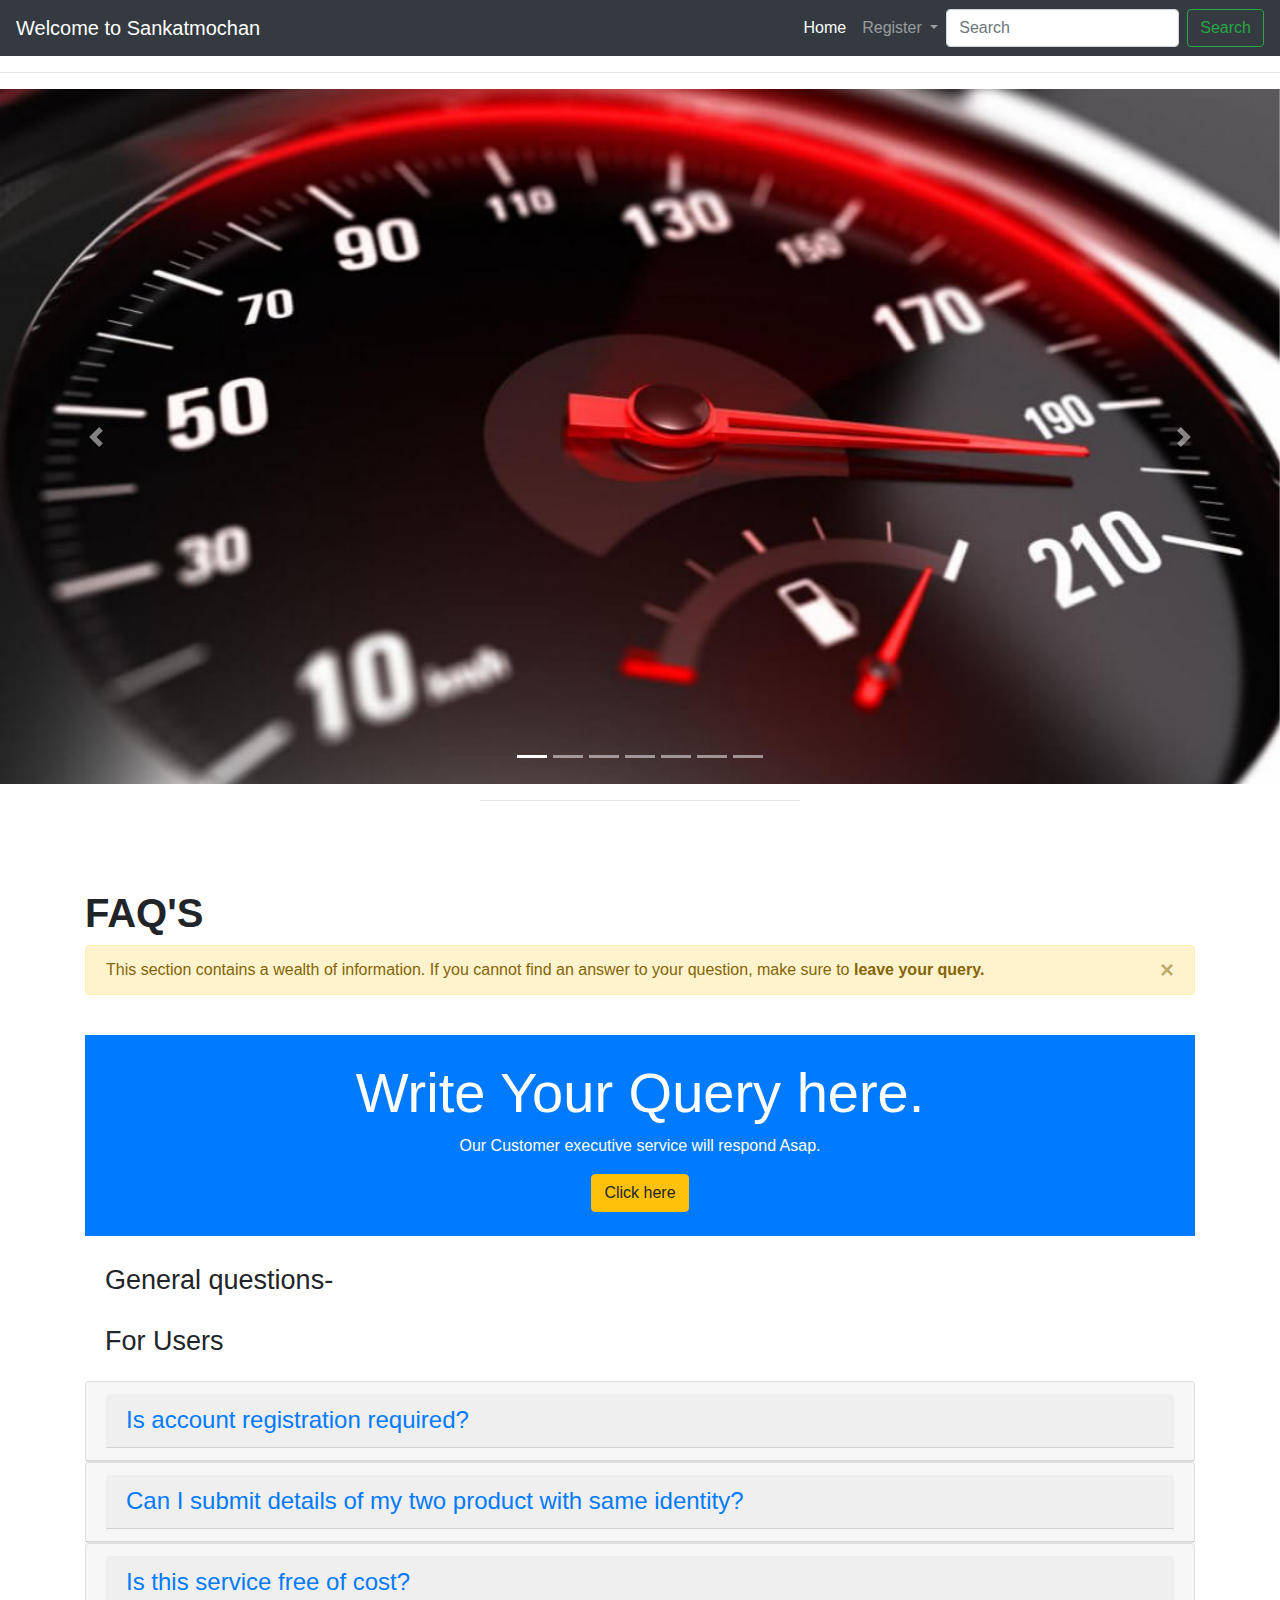
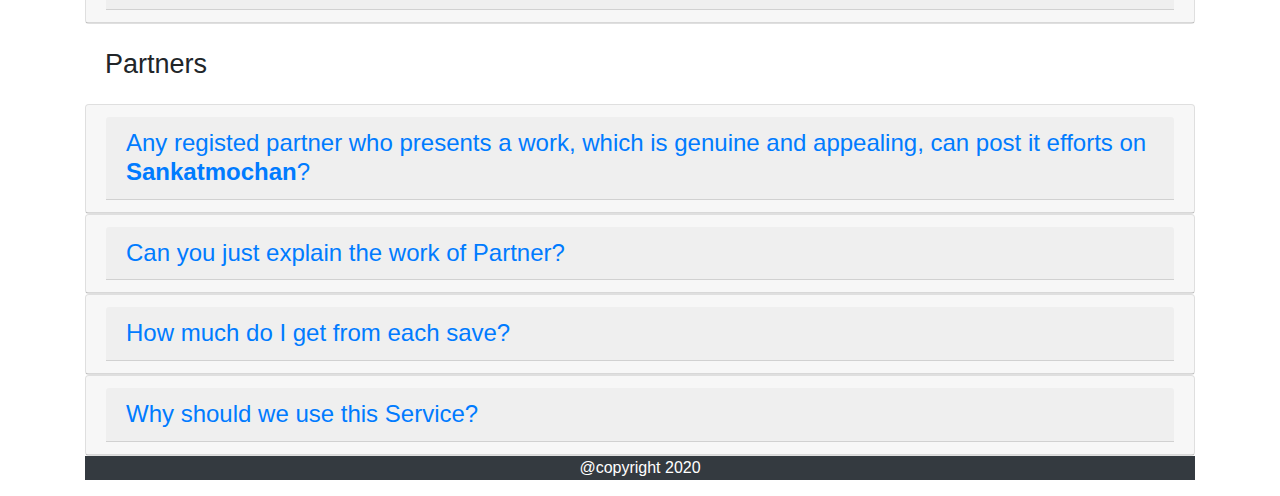
<file: index.html>
<!DOCTYPE html>
<html>
<head>
    <meta charset='utf-8'>
    <meta http-equiv='X-UA-Compatible' content='IE=edge'>
    <title>Sankatmochan</title>
    <meta name='viewport' content='width=device-width, initial-scale=1'>
    <link rel='stylesheet' type='text/css' media='screen' href='css/bootstrap.min.css'>
    <script src='js/jquerycdn.js'></script>
    <script src='js/jquery.min.js'></script>
    <script src='js/popper.min.js'></script>
    <script src='js/bootstrap.min.js'></script>
    <style>
    .carousel-inner img{
      width:1000px;
      height:695px;
      width:100%;
    }
   


    </style>
    
</head>
<body class="bg-ready">
  <header>
    <nav class="navbar navbar-expand-lg bg-dark navbar-dark ">
        <a class="navbar-brand" href="main.html">Welcome to Sankatmochan</a>
        <button class="navbar-toggler" type="button" data-toggle="collapse" data-target="#navbarSupportedContent" aria-controls="navbarSupportedContent" aria-expanded="false" aria-label="Toggle navigation">
          <span class="navbar-toggler-icon"></span>
        </button>
      
        <div class="collapse navbar-collapse" id="navbarSupportedContent">
          <ul class="navbar-nav ml-auto">
            <li class="nav-item active">
              <a class="nav-link" href="index.html">Home <span class="sr-only">(current)</span></a>
            </li>
           
            </li>
            <li class="nav-item dropdown">
              <a class="nav-link dropdown-toggle" href="#" id="navbarDropdown" role="button" data-toggle="dropdown" aria-haspopup="true" aria-expanded="false">
                Register
              </a>
              <div class="dropdown-menu" aria-labelledby="navbarDropdown">
                <a class="dropdown-item" href="partner.html">Partner Register</a>
                <a class="dropdown-item" href="user.html">User Register</a>
                <div class="dropdown-divider"></div>
              </div>
            </li>
        
          </ul>
          <form class="form-inline my-2 my-lg-0">
            <input class="form-control mr-sm-2" type="search" placeholder="Search" aria-label="Search">
            <button class="btn btn-outline-success my-2 my-sm-0" type="submit">Search</button>
          </form>
        
        </div>
      </nav>
      <hr class="w-100">
      <div id="demo" class="carousel slide" data-ride="carousel">
        <ul class="carousel-indicators">
          <li data-target="#demo" data-slide-to="0" class="active"></li>
          <li data-target="#demo" data-slide-to="1"></li>
          <li data-target="#demo" data-slide-to="2"></li>
          <li data-target="#demo" data-slide-to="3"></li>
          <li data-target="#demo" data-slide-to="4"></li>
          <li data-target="#demo" data-slide-to="5"></li>
          <li data-target="#demo" data-slide-to="6"></li>
        </ul>
        <div class="carousel-inner">
         
          <div class="carousel-item active">
            <img src="images/images4.jpg"  height="100px" class="img-fluid">
             
          </div>
          <div class="carousel-item">
            <img src="images/images5.jpg"  height="100px" class="img-fluid">
              
          </div>
          <div class="carousel-item">
            <img src="images/images6.jpg" height="100px" class="img-fluid">
            
          </div>
          <div class="carousel-item">
            <img src="images/images7.jpg"  height="100px" class="img-fluid">
              
          </div>
          <div class="carousel-item">
            <img src="images/images8.jpg"  height="100px" class="img-fluid">
           
          </div>
      
        </div>
        <a class="carousel-control-prev" href="#demo" data-slide="prev">
          <span class="carousel-control-prev-icon"></span>
        </a>
        <a class="carousel-control-next" href="#demo" data-slide="next">
          <span class="carousel-control-next-icon"></span>
        </a>
      </div>
  </header>
  <hr class="w-25">

  <div class="container">
    <br />
    <br />
    <br />
        <h1><strong>FAQ'S</strong></h1>
    <div class="alert alert-warning alert-dismissible" role="alert">
        <button type="button" class="close" data-dismiss="alert"><span aria-hidden="true">&times;</span><span class="sr-only">Close</span></button>
        This section contains a wealth of information. If you cannot find an answer to your question, 
        make sure to <strong>leave your query.</strong>  
    </div>

    <br />
    
<section class="bg-primary mb-4 ">
    <article class="py-4 ">
      <div class="text-white text-center">
        <h3 class="display-4 ">Write Your Query here.</h3>
          <p>Our Customer executive service will respond Asap.</p>
        <button class="btn btn-warning" data-toggle="modal" data-target="#myModal">Click here</button>
      </div>
      <div class="modal fade" id="myModal">
        <div class="modal-dialog modal-dialog-centered">
          <div class="modal-content">
          
            <!-- Modal Header -->
            <div class="modal-header">
              <h4 class="modal-title bg-alert">Query Section</h4>
              <button type="button" class="close" data-dismiss="modal">&times;</button>
            </div>
            
            <!-- Modal body -->
            <div class="modal-body">
                <div class="form-group">
                    <label for="text">Name</label>
                    <input type="text" class="form-control"placeholder="Enter Name">
                    </div>
             <div class="form-group">
             <label for="email">Email address</label>
             <input type="email" class="form-control"placeholder="Enter email">
             </div>
            
              <div class="form-group">
                <label for="comment">Your Query</label>
                <textarea class="form-control" rows="5" id="comment"placeholder="Type your query here.."></textarea>
              </div>
               
                  <div class="form-group ">
                    <button class=" btn btn-warning">Post</button>
                     </div>
            </div>
            
            <!-- Modal footer -->
            <div class="modal-footer">
              <button type="button" class="btn btn-primary" data-dismiss="modal">Exit</button>
            </div>
            
          </div>
        </div>
      </div>
    
    </article>
  </section>   


    <div class="" id="accordion">
        <div class="faqHeader">General questions- </div>
        <div class="faqHeader">For Users</div>
        <div class="card ">
            <div class="card-header">
                <h4 class="card-header">
                    <a class="accordion-toggle" data-toggle="collapse" data-parent="#accordion" href="#collapseOne">Is account registration required?</a>
                </h4>
            </div>
            <div id="collapseOne" class="panel-collapse collapse in">
                <div class="card-block">
                    Account registration at <strong>Sankatmochan</strong> is required if you want youself be safe. 
                    This ensures a valid communication channel for all Users involved in an accident. 
                </div>
            </div>
        </div>
        <div class="card ">
            <div class="card-header">
                <h4 class="card-header">
                  <a class="accordion-toggle collapsed" data-toggle="collapse" data-parent="#accordion" href="#collapseTen">Can I submit details of my two product with same identity?</a>
                </h4>
            </div>
            <div id="collapseTen" class="panel-collapse collapse">
                <div class="card-block">
                   Answer here..........
                </div>
            </div>
        </div>
        <div class="card ">
            <div class="card-header">
                <h4 class="card-header">
                    <a class="accordion-toggle collapsed" data-toggle="collapse" data-parent="#accordion" href="#collapseEleven">Is this service  free of cost?</a>
                </h4>
            </div>
            <div id="collapseEleven" class="panel-collapse collapse">
                <div class="card-block">
                   //answer here.........
                </div>
            </div>
        </div>

        <div class="faqHeader">Partners</div>
        <div class="card ">
            <div class="card-header">
                <h4 class="card-header">
                    <a class="accordion-toggle collapsed" data-toggle="collapse" data-parent="#accordion" href="#collapseTwo">  Any registed partner who presents a work, which is genuine and appealing, can post it efforts on <strong>Sankatmochan</strong>?</a>
                </h4>
            </div>
            <div id="collapseTwo" class="panel-collapse collapse">
                <div class="card-block">
                  //answer here.........
                </div>
            </div>
        </div>
        <div class="card ">
            <div class="card-header">
                <h4 class="card-header">
                    <a class="accordion-toggle collapsed" data-toggle="collapse" data-parent="#accordion" href="#collapseThree">Can you just explain the work of Partner?</a>
                </h4>
            </div>
            <div id="collapseThree" class="panel-collapse collapse">
                <div class="card-block">
                   //answer here..........
                </div>
            </div>
        </div>
        <div class="card ">
            <div class="card-header">
                <h4 class="card-header">
                    <a class="accordion-toggle collapsed" data-toggle="collapse" data-parent="#accordion" href="#collapseFive">How much do I get from each save?</a>
                </h4>
            </div>
            <div id="collapseFive" class="panel-collapse collapse">
                <div class="card-block">
                    Here, at <strong>Sankatmochan</strong>
                    <br />
                </div>
            </div>
        </div>
        <div class="card ">
            <div class="card-header">
                <h4 class="card-header">
                    <a class="accordion-toggle collapsed" data-toggle="collapse" data-parent="#accordion" href="#collapseSix">Why should we use this Service?</a>
                </h4>
            </div>
            <div id="collapseSix" class="panel-collapse collapse">
                <div class="card-block">
                    There are a number of reasons why you should join us:
                    
                </div>
            </div>
        </div>
        

<style>
    .faqHeader {
        font-size: 27px;
        margin: 20px;
    }

    .panel-heading [data-toggle="collapse"]:after {
        font-family: 'Glyphicons Halflings';
        content: "e072"; 
        float: right;
        color: #F58723;
        font-size: 18px;
        line-height: 22px;
       
        -webkit-transform: rotate(-90deg);
        -moz-transform: rotate(-90deg);
        -ms-transform: rotate(-90deg);
        -o-transform: rotate(-90deg);
        transform: rotate(-90deg);
    }

    .panel-heading [data-toggle="collapse"].collapsed:after {
       
        -webkit-transform: rotate(90deg);
        -moz-transform: rotate(90deg);
        -ms-transform: rotate(90deg);
        -o-transform: rotate(90deg);
        transform: rotate(90deg);
        color:burlywood;
    }
</style>

  <section>
    <footer class="bg-dark text-white text-center">
     <p>@copyright  2020</p>
    </footer>
  </section>
  <script src="js/client.js"></script>
 
 
 
</body>
</file>
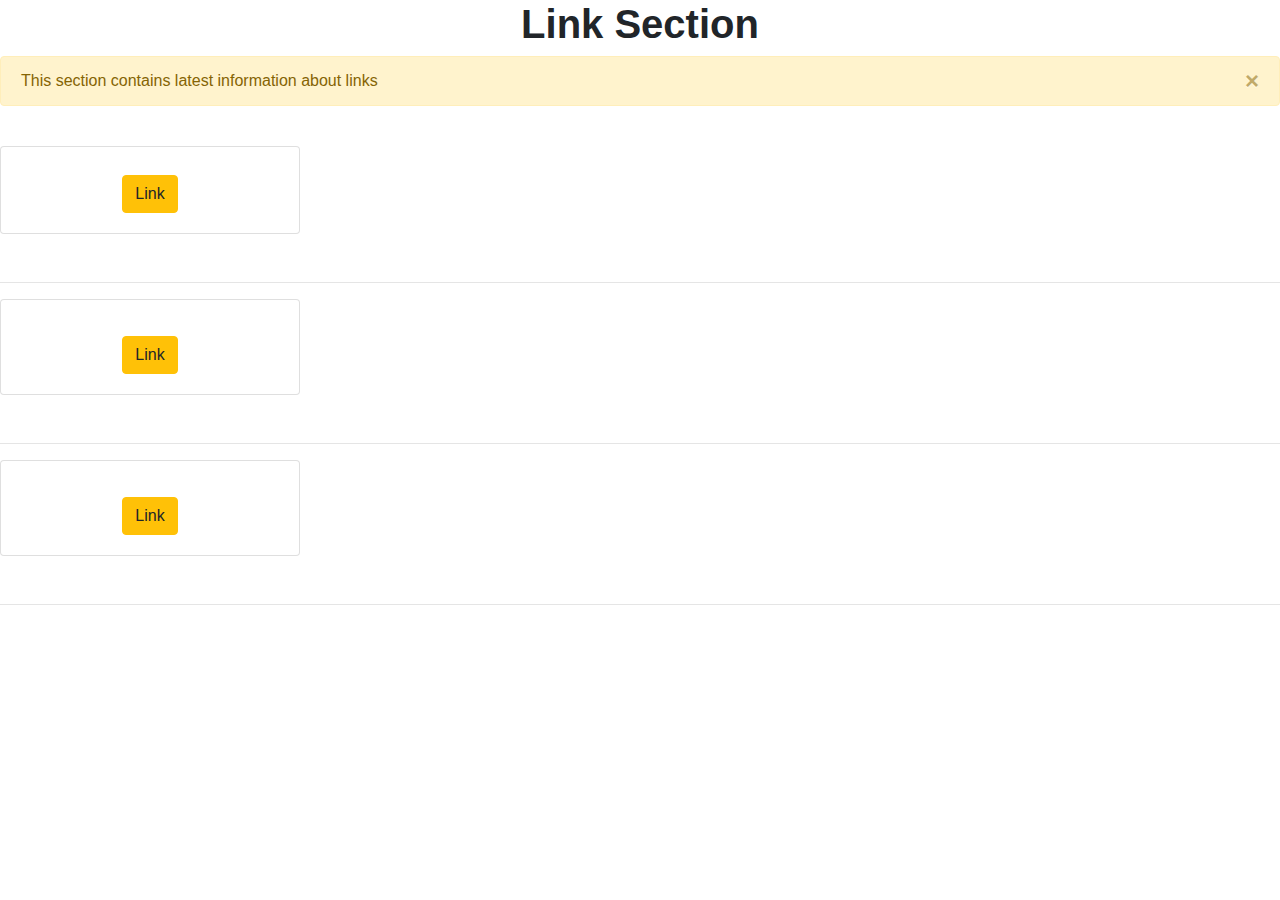
<file: modalbox.html>
<!DOCTYPE html>
<html>
    <head>
        <title>modal</title>
        <link rel="stylesheet" href="css/bootstrap.min.css">
        <script src='js/jquerycdn.js'></script>
    <script src='js/jquery.min.js'></script>
    <script src='js/popper.min.js'></script>
    <script src='js/bootstrap.min.js'></script>
    </head>
    <body>
     
       
       <div>
            <h1 style="text-align: center;"><strong>
              Link Section</strong></h1>
        <div class="alert alert-warning alert-dismissible" role="alert">
            <button type="button" class="close" data-dismiss="alert"><span aria-hidden="true">&times;</span><span class="sr-only">Close</span></button>
            This section contains latest information about links
           
        </div>
      </div>
       
    
        <br />
        
        <div class=" row text-center mb-5">
          <div class="col-lg-4 col-md-4 col-12">
          <div class="card" style="width: 300px;">
            <div class="card-body">
          <div class="text-white text-center">
            <h3 class="display-4 "></h3>
             
            <button class="btn btn-warning" data-toggle="modal" data-target="#myModal">Link</button>
         
          <div class="modal fade" id="myModal">
            <div class="modal-dialog modal-dialog-centered">
              <div class="modal-content">
              
                <!-- Modal Header -->
                <div class="modal-header">
                  <h4 class="modal-title bg-alert">info Section</h4>
                  <button type="button" class="close" data-dismiss="modal">&times;</button>
                </div>
                
                <!-- Modal body -->
                <div class="modal-body">
                    
                 <a href="yxz">audio link</a><br>
                 <a href="cdc">video link</a><br>
                 <a href="sdh">Location</a><br>
                
                 
                </div>
                
                <!-- Modal footer -->
                <div class="modal-footer">
                  <button type="button" class="btn btn-primary" data-dismiss="modal">Exit</button>
                </div>
                
              </div>
            </div>
          </div>
        </div>
      </div>
    </div>
  </div>
        </div>
        
       <hr class="w-100">
       <div class=" row text-center mb-5">   
        <div class="col-lg-4 col-md-4 col-12">
        <div class="card" style="width: 300px;">
          <div class="card-body">
        <div class="text-white text-center">
          <h3 class="display-4 "></h3>
            <p></p>
          <button class="btn btn-warning" data-toggle="modal" data-target="#myModal">Link</button>
      
        <div class="modal fade" id="myModal">
          <div class="modal-dialog modal-dialog-centered">
            <div class="modal-content">
            
              <!-- Modal Header -->
              <div class="modal-header">
                <h4 class="modal-title bg-alert">info Section</h4>
                <button type="button" class="close" data-dismiss="modal">&times;</button>
              </div>
              
              <!-- Modal body -->
              <div class="modal-body">
                  
               <a href="yxz">audio link</a><br>
               <a href="cdc">video link</a><br>
               <a href="sdh">Location</a><br>
              
               
              </div>
              
              <!-- Modal footer -->
              <div class="modal-footer">
                <button type="button" class="btn btn-primary" data-dismiss="modal">Exit</button>
              </div>
              
            </div>
          </div>
        </div>
        </div>
      </div>
    </div>
  </div>
       </div>
    
<hr class="w-100">
<div class=" row text-center mb-5">
        <div class="col-lg-4 col-md-4 col-12">
      <div class="card" style="width: 300px;">
        <div class="card-body">
      <div class="text-white text-center">
        <h3 class="display-4 "></h3>
          <p></p>
        <button class="btn btn-warning" data-toggle="modal" data-target="#myModal">Link</button>
      </div>
        </div>
      </div>
      <div class="modal fade" id="myModal">
        <div class="modal-dialog modal-dialog-centered">
          <div class="modal-content">
          
            <!-- Modal Header -->
            <div class="modal-header">
              <h4 class="modal-title bg-alert">info Section</h4>
              <button type="button" class="close" data-dismiss="modal">&times;</button>
            </div>
            
            <!-- Modal body -->
            <div class="modal-body">
                
             <a href="yxz">audio link</a><br>
             <a href="cdc">video link</a><br>
             <a href="sdh">Location</a><br>
            
             
            </div>
            
            <!-- Modal footer -->
            <div class="modal-footer">
              <button type="button" class="btn btn-primary" data-dismiss="modal">Exit</button>
            </div>
            
          </div>
        </div>
      </div>
    </div>
  </div>
</div>

        </div>
      </div>
   <hr class="w-100">
</body>

</html>
</file>
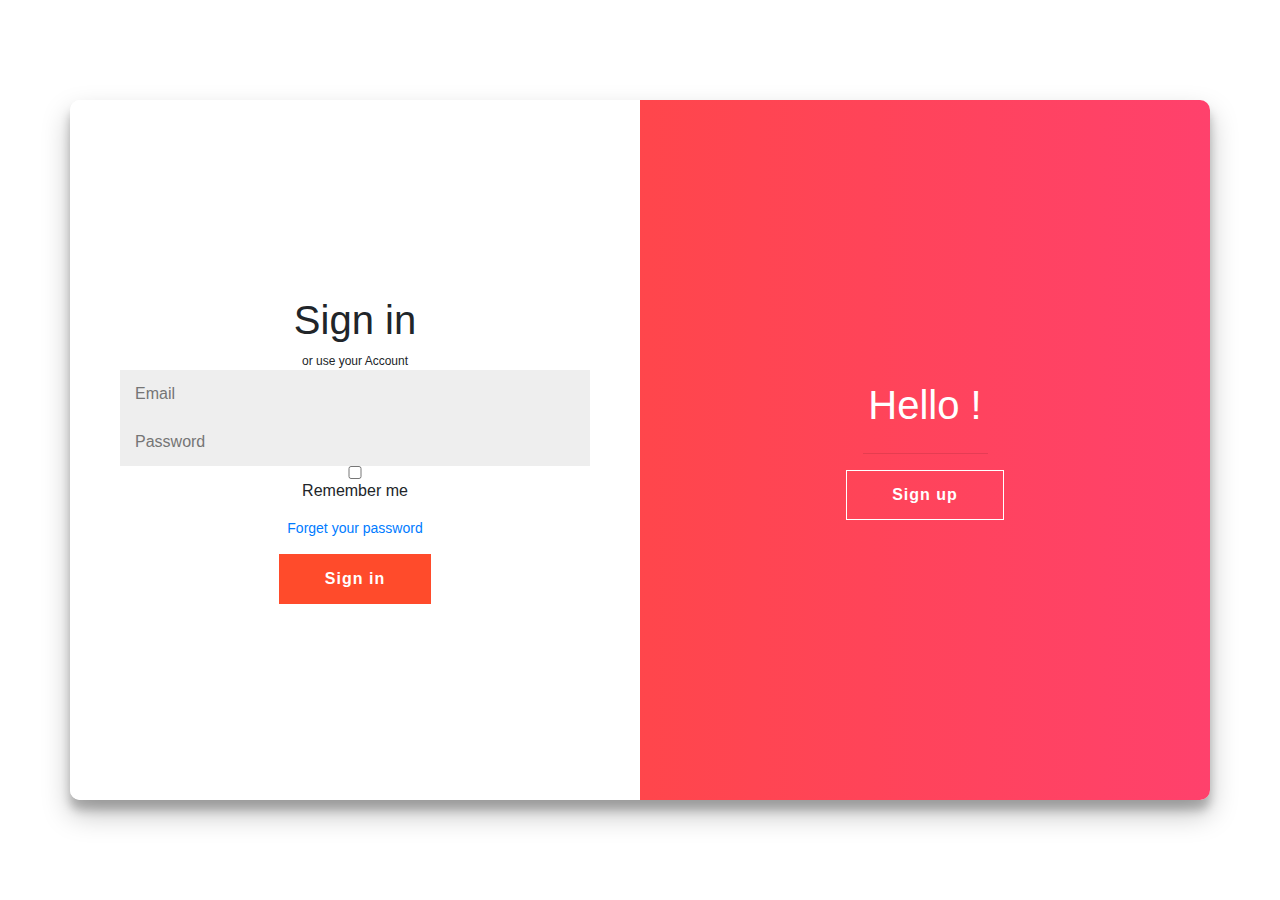
<file: partner.html>
<html>
    <head>
        <title>day 1</title>
        <link rel="stylesheet" type="text/css" href="css/day1.css" />
        <meta charset='utf-8'>
        <meta http-equiv='X-UA-Compatible' content='IE=edge'>
        <title>Partner registration</title>
        <meta name='viewport' content='width=device-width, initial-scale=1'>
        <link rel='stylesheet' type='text/css' media='screen' href='css/bootstrap.min.css'>
        <script src='js/jquerycdn.js'></script>
        <script src='js/jquery.min.js'></script>
        <script src='js/popper.min.js'></script>
        <script src='js/bootstrap.min.js'></script>
    </head>
    <body class="bg-ready">

        <div class="container" id="container" >
            <div class="form-container sign-up-container">
                <form action="" onsubmit="return validationup()" name="signupform" >
                    <h1>PartnerSignUp</h1>
                    <hr class="w-auto">
                         <select id="container" name="select">
                           <option value="select">Select The Background</option>
                         <option value="Firestation">Firestation</option>    
                         <option value="Policestation">Policestation</option>
                         <option value="Hospital">Hospital</option>    
                         <option value="Others">Others</option>     
                        </select>
                          <hr class="w-auto">
                         <input type="email" id="email1" name="email"placeholder="Email" required />
                         <input type="password"id="password1"name="password1" placeholder="Password" required/>
                         <input type="password" id="repassword2"name = "repassword2"placeholder="re-enter Password" required/>
                         <input type="text" id="address"name="address" placeholder="Address" required/>
                         <input type="number" id="zip"name="zip" placeholder="Zip code" required/>
                         <hr class="w-auto">
                         <input type="checkbox" name="check" required>
                         
                           Agree to terms and conditions
                           <p style="font-size: small;">1.All the entries should be correct.
                                 <br> 2.All the fields are mandatory.</p> 
                       
                         <button id="signupform">Sign up</button>                  
                </form>
            </div>
            <script>
            
            </script>
        <div class=" form-container sign-in-container">
            <form action="404.html" onsubmit="return validation()" name="RegForm">
                <h1>Sign in</h1>
              
                        <span>or use your Account</span>
                      
                        <input type="email" name="email" placeholder="Email" />
                        <input type="password"name="password" placeholder="Password" />
                        <input type="checkbox"> Remember me
                        <a href="#">Forget your password</a>
                        <button>Sign in</button>

            </form>
        </div>
        <div class="overlay-container">
            <div class="overlay">
                <div class="overlay-panel overlay-left">
                    <h1>Welcome Back!</h1>
                    <p>hey! please login with your information to connect</p>
                    <button class="ghost" id="signin">Sign in</button>
                </div>
                <div class = "overlay-panel overlay-right">
                <h1>Hello !</h1>
                <hr width="125">
                <button class = "ghost" id="signup">Sign up</button>
                
                </div>
            </div>
        </div>
        <script>
         function validation(){
            var email = document.forms["RegForm"]["email"];    
            var password = document.forms["RegForm"]["password"];    
            
            if(email.value=="")
            {
                window.alert("enter valid Email");
                email.focus();
                return false;
            }
            if(password.value=="")
            {
                window.alert("enter valid password");
                password.focus();
                return false;
            }
            return true;
         }        
        
        </script>
        <script>
        function validationup(){
            var email=document.forms["signupform"]["email1"];
            var password=document.forms["signupform"]["password1"];
            var password2=document.forms["signupform"]["repassword2"];
            var address=document.forms["signupform"]["address"];
            var zip=document.forms["signupform"]["zip"];
            var select=document.forms["signupform"]["select"];
             
             
            if(email.value=="")
            {
               alert("Enter Email");
                email.focus();
               email.style.borderColor = "red"; 
                return false;
            }
            if(password.value=="")
            {
               alert("Enter Password");
                password.focus();
                return false;
            }
            if(password2.value=="")
            {
                window.alert("Re-enter password");
                password2.focus();
                return false;
            }
           
            if(password.value!=password2.value)
            {
                window.alert("Password Mismatched!!Retype again");
                password2.focus;
                return false;
            }
            if(address.value=="")
            {
                window.alert("enter address");
                address.focus();
                return false;
            }
            if(zip.value==""||zip.value.length!=6)
            {
                window.alert("enter correct Zip");
                zip.focus();
                return false;
            }
            if(select.value=="select")
            {
                window.alert("Select the background");
                select.focus();
                return false;
            }

           
        }
       
        let datas = [];

        const addData = (ev) =>{
            ev.preventDefault;

            let data = {
               
               id:Date.now(),
               email:document.getElementById('email1').value,
               password:document.getElementById('password1').value,
               address:document.getElementById('address').value,
               zip:document.getElementById('zip').value,
               type:document.getElementsByName('select').value


            }
            datas.push(data);
            document.forms[0].reset();

            // to show on the screen

            console.warn('added' , datas);
           
        }
        
        document.addEventListener('DOMContentLoaded', ()=>{
               document.getElementById('signupform').addEventListener('click',addData);
        
       
        });
        
        </script>
        </div>
    </body>

    <script>
        const signup = document.getElementById("signup");
        const signin = document.getElementById("signin");
        const container = document.getElementById("container");

        signup.addEventListener('click',() => {
            container.classList.add("right-panel-active");

        });
        signin.addEventListener('click', () => {
            container.classList.remove("right-panel-active");
        } );
    </script>
</html>
</file>
<file: css/day1.css>
* {
	box-sizing: border-box;
}

body {
	background: #f6f5f7;
	display: flex;
	justify-content: center;
	align-items: center;
	flex-direction: column;
	font-family: 'Montserrat', sans-serif;
	height: 100vh;
	margin: -20px 0 50px;
	width: 100%;
}

h1 {
	font-weight: bold;
	margin: 0;
}

h2 {
	text-align: center;
}

p {
	font-size: 14px;
	font-weight: 100;
	line-height: 20px;
	letter-spacing: 0.5px;
	margin: 20px 0 30px;
}

span {
	font-size: 12px;
}

a {
	color: #333;
	font-size: 14px;
	text-decoration: none;
	margin: 15px 0;
}

button {
	border-radius: 20px;
	border: 1px solid #FF4B2B;
	background-color: #FF4B2B;
	color: #FFFFFF;
	font-size: 12px;
	font-weight: bold;
	padding: 12px 45px;
	letter-spacing: 1px;
	text-transform: uppercase;
	transition: transform 80ms ease-in;
}

button:active {
	transform: scale(0.95);
}

button:focus {
	outline: none;
}

button.ghost {
	background-color: transparent;
	border-color: #FFFFFF;
}

form {
	background-color: #FFFFFF;
	display: flex;
	align-items: center;
	justify-content: center;
	flex-direction: column;
	padding: 0 50px;
	height: 100%;
	width: 100%;
	text-align: center;
}

input {
	background-color: #eee;
	border: none;
	padding: 12px 15px;
	margin: 8px 0;
	width: 100%;
}

select {
	background-color: #eee;
	border: none;
	padding: 12px 15px;
	margin: 8px 0;
	width: 100%;
}

.container {
	background-color: #fff;
	border-radius: 10px;
  	box-shadow: 0 14px 28px rgba(0,0,0,0.25), 
			0 10px 10px rgba(0,0,0,0.22);
	position: relative;
	overflow: hidden;
	width: 1550px;
	width: 100%;
	min-height:700px;
}

.form-container {
	position: absolute;
	top: 0;
	height: 100%;
	transition: all 0.6s ease-in-out;
	width: 1550px;
}

.sign-in-container {
	left: 0;
	width: 50%;
	z-index: 2;
}

.container.right-panel-active .sign-in-container {
	transform: translateX(100%);
}

.sign-up-container {
	left: 0;
	width: 50%;
	opacity: 0;
	z-index: 1;
}

.container.right-panel-active .sign-up-container {
	transform: translateX(100%);
	opacity: 1;
	z-index: 5;
	animation: show 0.6s;
}

@keyframes show {
	0%, 49.99% {
		opacity: 0;
		z-index: 1;
	}
	
	50%, 100% {
		opacity: 1;
		z-index: 5;
	}
}

.overlay-container {
	position: absolute;
	top: 0;
	left: 50%;
	width: 50%;
	height: 100%;
	overflow: hidden;
	transition: transform 0.6s ease-in-out;
	z-index: 100;
}

.container.right-panel-active .overlay-container{
	transform: translateX(-100%);
}

.overlay {
	background: #FF416C;
	background: -webkit-linear-gradient(to right, #FF4B2B, #FF416C);
	background: linear-gradient(to right, #FF4B2B, #FF416C);
	background-repeat: no-repeat;
	background-size: cover;
	background-position: 0 0;
	color: #FFFFFF;
	position: relative;
	left: -100%;
	height: 100%;
	width: 200%;
  	transform: translateX(0);
	transition: transform 0.6s ease-in-out;
}

.container.right-panel-active .overlay {
  	transform: translateX(50%);
}

.overlay-panel {
	position: absolute;
	display: flex;
	align-items: center;
	justify-content: center;
	flex-direction: column;
	padding: 0 40px;
	text-align: center;
	top: 0;
	height: 100%;
	width: 50%;
	transform: translateX(0);
	transition: transform 0.6s ease-in-out;
}

.overlay-left {
	transform: translateX(-20%);
}

.container.right-panel-active .overlay-left {
	transform: translateX(0);
}

.overlay-right {
	right: 0;
	transform: translateX(0);
}

.container.right-panel-active .overlay-right {
	transform: translateX(20%);
}

.social-container {
	margin: 20px 0;
}

.social-container a {
	border: 1px solid #DDDDDD;
	border-radius: 50%;
	display: inline-flex;
	justify-content: center;
	align-items: center;
	margin: 0 5px;
	height: 40px;
	width: 40px;
}

footer {
    background-color: #222;
    color: #fff;
    font-size: 14px;
    bottom: 0;
    position: fixed;
    left: 0;
    right: 0;
    text-align: center;
    z-index: 999;
}

footer p {
    margin: 10px 0;
}

footer i {
    color: red;
}

footer a {
    color: #3c97bf;
    text-decoration: none;
}
</file>
